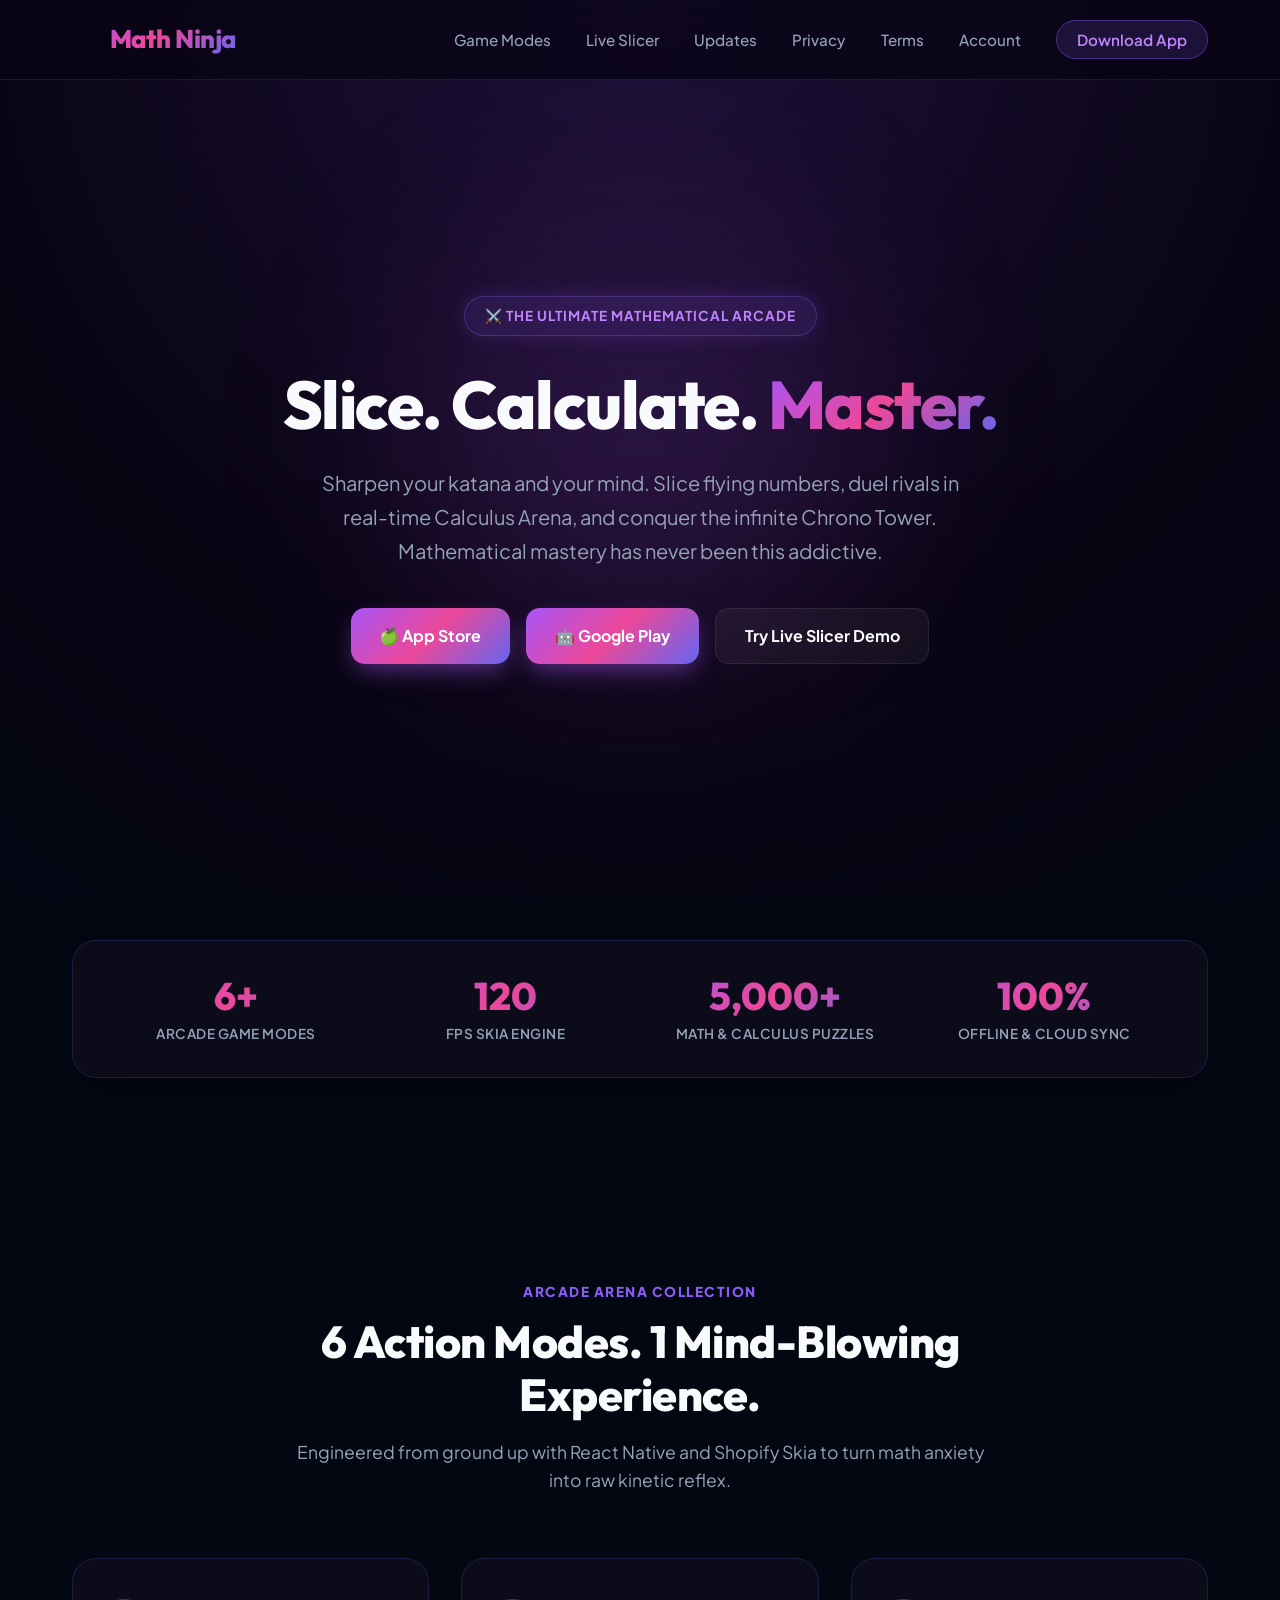
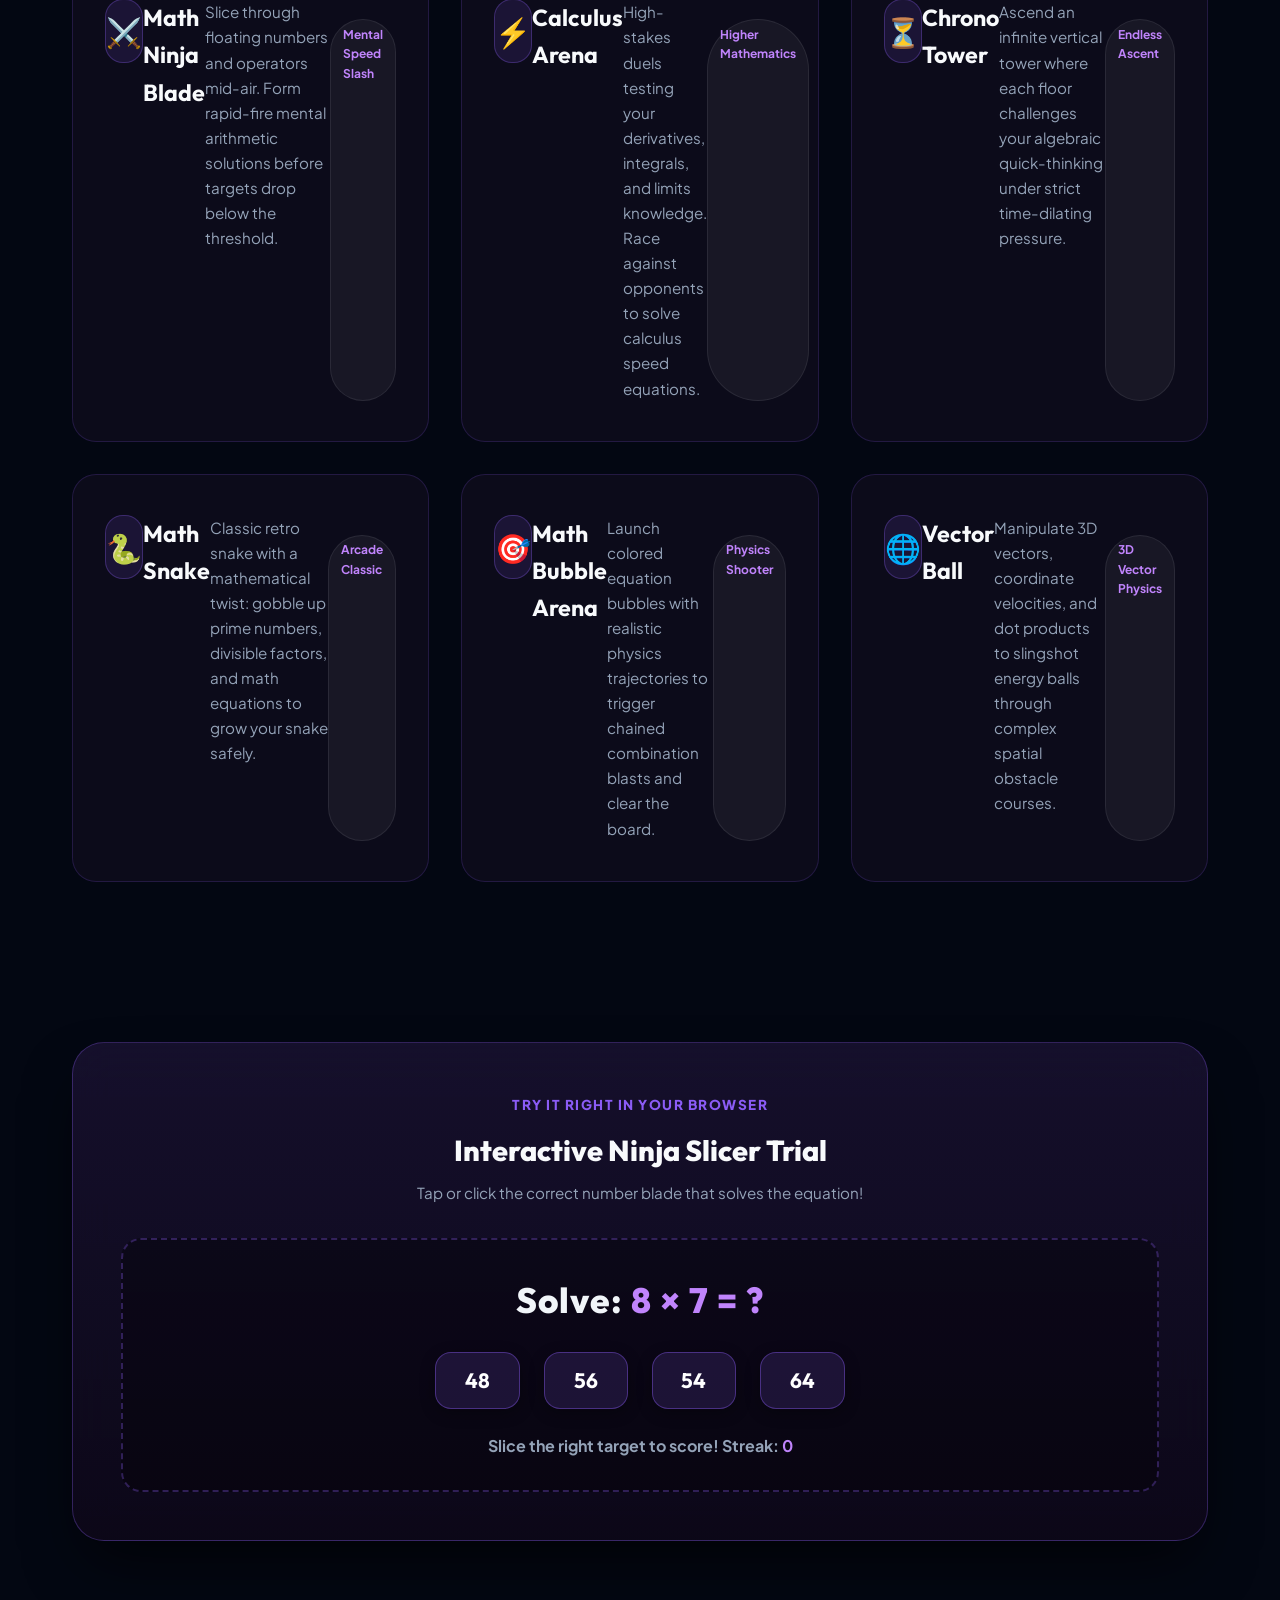
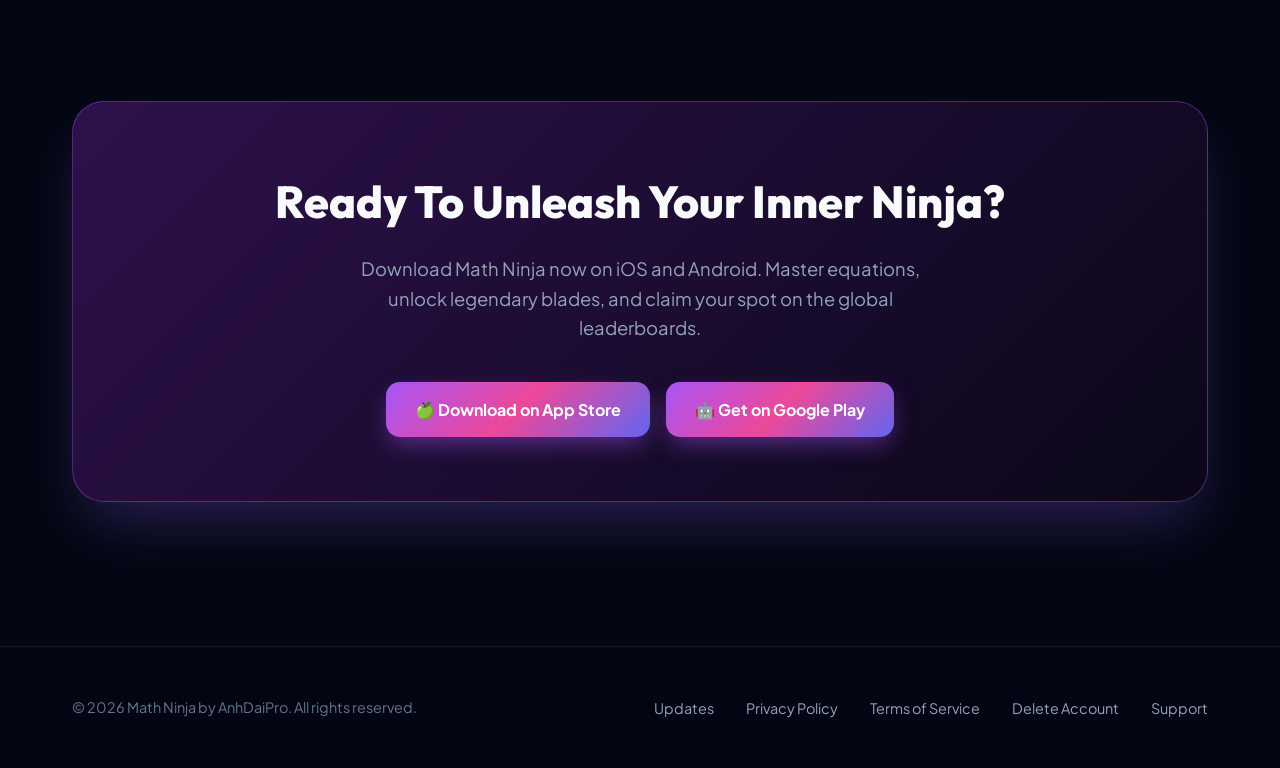
<file: index.html>
<!DOCTYPE html>
<html lang="en">

<head>
    <meta charset="UTF-8">
    <meta name="viewport" content="width=device-width, initial-scale=1.0">
    <title>Math Ninja - Master Mathematics Through Action-Packed Gaming</title>
    <meta name="description"
        content="Slice through equations, duel in high-speed Calculus Arena, and climb Chrono Tower. Math Ninja combines arcade physics with mental arithmetic & calculus mastery.">
    <link rel="stylesheet" href="css/style.css">
    <link rel="preconnect" href="https://fonts.googleapis.com">
    <link rel="preconnect" href="https://fonts.gstatic.com" crossorigin>
    <link
        href="https://fonts.googleapis.com/css2?family=Outfit:wght@400;500;600;700;800;900&family=Plus+Jakarta+Sans:wght@400;500;600;700&display=swap"
        rel="stylesheet">
</head>

<body>
    <!-- Header -->
    <header>
        <div class="container">
            <a href="index.html" class="logo">
                <span class="logo-badge">⚔️</span>
                <span>Math Ninja</span>
            </a>
            <nav>
                <ul>
                    <li><a href="#features">Game Modes</a></li>
                    <li><a href="#interactive-demo">Live Slicer</a></li>
                    <li><a href="changelog.html">Updates</a></li>
                    <li><a href="privacy.html">Privacy</a></li>
                    <li><a href="terms.html">Terms</a></li>
                    <li><a href="delete-account.html">Account</a></li>
                    <li><a href="#download" class="nav-cta">Download App</a></li>
                </ul>
            </nav>
        </div>
    </header>

    <!-- Hero Section -->
    <section class="hero">
        <div class="container">
            <div class="hero-content">
                <div class="badge">⚔️ The Ultimate Mathematical Arcade</div>
                <h1>Slice. Calculate. <span>Master.</span></h1>
                <p>Sharpen your katana and your mind. Slice flying numbers, duel rivals in real-time Calculus Arena, and conquer the infinite Chrono Tower. Mathematical mastery has never been this addictive.</p>
                <div class="hero-btns" id="download">
                    <a href="https://apps.apple.com/app/id6773238485" class="btn btn-primary" target="_blank" rel="noopener noreferrer">🍏 App Store</a>
                    <a href="https://play.google.com/store/apps/details?id=com.anhdaipro.mathninja" class="btn btn-primary" target="_blank" rel="noopener noreferrer">🤖 Google Play</a>
                    <a href="#interactive-demo" class="btn btn-secondary">Try Live Slicer Demo</a>
                </div>
            </div>
        </div>
        <div class="hero-bg"></div>
    </section>

    <!-- Stats Banner -->
    <section class="stats-banner">
        <div class="container">
            <div class="stats-grid">
                <div class="stat-item">
                    <div class="stat-number">6+</div>
                    <div class="stat-label">Arcade Game Modes</div>
                </div>
                <div class="stat-item">
                    <div class="stat-number">120</div>
                    <div class="stat-label">FPS Skia Engine</div>
                </div>
                <div class="stat-item">
                    <div class="stat-number">5,000+</div>
                    <div class="stat-label">Math & Calculus Puzzles</div>
                </div>
                <div class="stat-item">
                    <div class="stat-number">100%</div>
                    <div class="stat-label">Offline & Cloud Sync</div>
                </div>
            </div>
        </div>
    </section>

    <!-- Game Modes Section -->
    <section id="features" class="features">
        <div class="container">
            <div class="section-title">
                <span class="section-tag">Arcade Arena Collection</span>
                <h2>6 Action Modes. 1 Mind-Blowing Experience.</h2>
                <p>Engineered from ground up with React Native and Shopify Skia to turn math anxiety into raw kinetic reflex.</p>
            </div>

            <div class="features-grid">
                <!-- Mode 1 -->
                <div class="feature-card">
                    <div class="feature-icon-wrapper">⚔️</div>
                    <h3>Math Ninja Blade</h3>
                    <p>Slice through floating numbers and operators mid-air. Form rapid-fire mental arithmetic solutions before targets drop below the threshold.</p>
                    <span class="feature-tag">Mental Speed Slash</span>
                </div>

                <!-- Mode 2 -->
                <div class="feature-card">
                    <div class="feature-icon-wrapper">⚡</div>
                    <h3>Calculus Arena</h3>
                    <p>High-stakes duels testing your derivatives, integrals, and limits knowledge. Race against opponents to solve calculus speed equations.</p>
                    <span class="feature-tag">Higher Mathematics</span>
                </div>

                <!-- Mode 3 -->
                <div class="feature-card">
                    <div class="feature-icon-wrapper">⏳</div>
                    <h3>Chrono Tower</h3>
                    <p>Ascend an infinite vertical tower where each floor challenges your algebraic quick-thinking under strict time-dilating pressure.</p>
                    <span class="feature-tag">Endless Ascent</span>
                </div>

                <!-- Mode 4 -->
                <div class="feature-card">
                    <div class="feature-icon-wrapper">🐍</div>
                    <h3>Math Snake</h3>
                    <p>Classic retro snake with a mathematical twist: gobble up prime numbers, divisible factors, and math equations to grow your snake safely.</p>
                    <span class="feature-tag">Arcade Classic</span>
                </div>

                <!-- Mode 5 -->
                <div class="feature-card">
                    <div class="feature-icon-wrapper">🎯</div>
                    <h3>Math Bubble Arena</h3>
                    <p>Launch colored equation bubbles with realistic physics trajectories to trigger chained combination blasts and clear the board.</p>
                    <span class="feature-tag">Physics Shooter</span>
                </div>

                <!-- Mode 6 -->
                <div class="feature-card">
                    <div class="feature-icon-wrapper">🌐</div>
                    <h3>Vector Ball</h3>
                    <p>Manipulate 3D vectors, coordinate velocities, and dot products to slingshot energy balls through complex spatial obstacle courses.</p>
                    <span class="feature-tag">3D Vector Physics</span>
                </div>
            </div>
        </div>
    </section>

    <!-- Interactive Live Math Slicer Mini-Demo -->
    <section id="interactive-demo" class="interactive-demo">
        <div class="container">
            <div class="demo-box">
                <div class="demo-header">
                    <span class="section-tag">Try It Right In Your Browser</span>
                    <h3>Interactive Ninja Slicer Trial</h3>
                    <p style="color: var(--text-secondary); font-size: 0.95rem;">Tap or click the correct number blade that solves the equation!</p>
                </div>

                <div class="demo-arena" id="arena">
                    <div class="target-equation" id="target-equation">
                        Solve: <span id="math-problem">8 &times; 7 = ?</span>
                    </div>

                    <div class="blade-targets" id="blade-targets">
                        <!-- Options generated by JS -->
                    </div>

                    <div class="demo-status" id="demo-status">
                        Slice the right target to score! Streak: <strong id="streak-count" style="color: #c084fc;">0</strong>
                    </div>
                </div>
            </div>
        </div>
    </section>

    <!-- CTA Section -->
    <section class="cta-banner">
        <div class="container">
            <div class="cta-card">
                <h2>Ready To Unleash Your Inner Ninja?</h2>
                <p>Download Math Ninja now on iOS and Android. Master equations, unlock legendary blades, and claim your spot on the global leaderboards.</p>
                <div class="hero-btns">
                    <a href="https://apps.apple.com/app/id6773238485" class="btn btn-primary" target="_blank" rel="noopener noreferrer">🍏 Download on App Store</a>
                    <a href="https://play.google.com/store/apps/details?id=com.anhdaipro.mathninja" class="btn btn-primary" target="_blank" rel="noopener noreferrer">🤖 Get on Google Play</a>
                </div>
            </div>
        </div>
    </section>

    <!-- Footer -->
    <footer>
        <div class="container">
            <p>&copy; 2026 Math Ninja by AnhDaiPro. All rights reserved.</p>
            <ul>
                <li><a href="changelog.html">Updates</a></li>
                <li><a href="privacy.html">Privacy Policy</a></li>
                <li><a href="terms.html">Terms of Service</a></li>
                <li><a href="delete-account.html">Delete Account</a></li>
                <li><a href="mailto:daip6690@gmail.com">Support</a></li>
            </ul>
        </div>
    </footer>

    <!-- Interactive Demo Script -->
    <script>
        const puzzles = [
            { question: "8 × 7 = ?", answer: 56, choices: [48, 56, 54, 64] },
            { question: "d/dx (x³) = ?", answer: "3x²", choices: ["x²", "3x²", "3x", "2x³"] },
            { question: "144 ÷ 12 = ?", answer: 12, choices: [11, 12, 14, 16] },
            { question: "∫ 2x dx = ?", answer: "x² + C", choices: ["2x² + C", "x² + C", "x + C", "2 + C"] },
            { question: "9 × 9 - 1 = ?", answer: 80, choices: [79, 80, 81, 82] }
        ];

        let currentIndex = 0;
        let streak = 0;

        function loadPuzzle() {
            const current = puzzles[currentIndex];
            document.getElementById('math-problem').textContent = current.question;
            const container = document.getElementById('blade-targets');
            container.innerHTML = '';

            current.choices.forEach(choice => {
                const btn = document.createElement('button');
                btn.className = 'blade-item';
                btn.textContent = choice;
                btn.onclick = () => handleChoice(choice, btn);
                container.appendChild(btn);
            });
        }

        function handleChoice(choice, btn) {
            const current = puzzles[currentIndex];
            if (choice === current.answer) {
                btn.classList.add('correct', 'sliced');
                streak++;
                document.getElementById('streak-count').textContent = streak;
                document.getElementById('demo-status').innerHTML = '⚔️ <strong style="color: #34d399;">PERFECT SLASH!</strong> Streak: ' + streak;
                setTimeout(() => {
                    currentIndex = (currentIndex + 1) % puzzles.length;
                    loadPuzzle();
                }, 800);
            } else {
                btn.classList.add('wrong');
                streak = 0;
                document.getElementById('streak-count').textContent = streak;
                document.getElementById('demo-status').innerHTML = '❌ <span style="color: #f87171;">Blocked! Try again!</span>';
                setTimeout(() => {
                    btn.classList.remove('wrong');
                }, 600);
            }
        }

        loadPuzzle();
    </script>
</body>

</html>
</file>
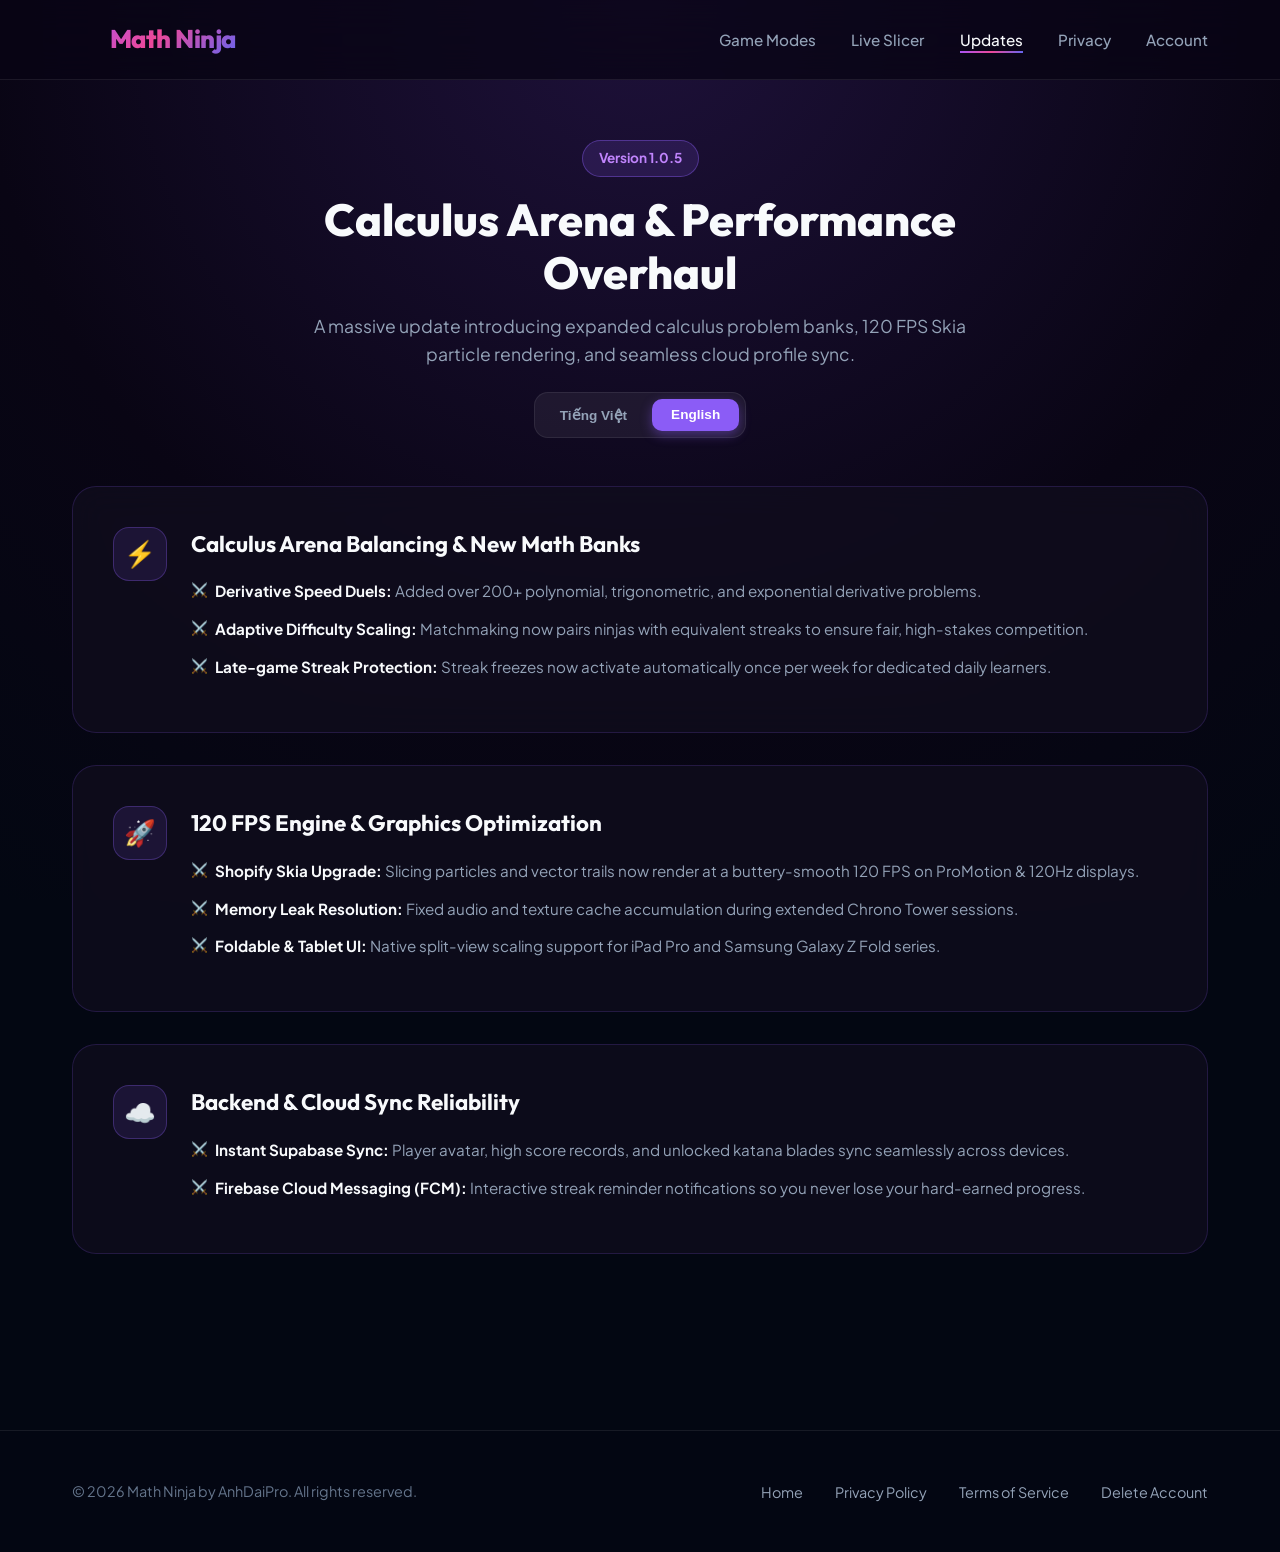
<file: changelog.html>
<!DOCTYPE html>
<html lang="en">

<head>
    <meta charset="UTF-8">
    <meta name="viewport" content="width=device-width, initial-scale=1.0">
    <title>Math Ninja - Update v1.0.5 Release Notes</title>
    <meta name="description"
        content="Discover the latest updates, Calculus Arena balancing, 120 FPS Skia engine optimizations, and bug fixes in Math Ninja v1.0.5.">
    <link rel="stylesheet" href="css/style.css">
    <link rel="stylesheet" href="css/changelog.css">
    <link rel="preconnect" href="https://fonts.googleapis.com">
    <link rel="preconnect" href="https://fonts.gstatic.com" crossorigin>
    <link
        href="https://fonts.googleapis.com/css2?family=Outfit:wght@400;500;600;700;800&family=Plus+Jakarta+Sans:wght@400;500;600;700&display=swap"
        rel="stylesheet">
</head>

<body class="changelog-page">
    <header>
        <div class="container">
            <a href="index.html" class="logo">
                <span class="logo-badge">⚔️</span>
                <span>Math Ninja</span>
            </a>
            <nav>
                <ul>
                    <li><a href="index.html#features">Game Modes</a></li>
                    <li><a href="index.html#interactive-demo">Live Slicer</a></li>
                    <li><a href="changelog.html" class="active">Updates</a></li>
                    <li><a href="privacy.html">Privacy</a></li>
                    <li><a href="delete-account.html">Account</a></li>
                </ul>
            </nav>
        </div>
    </header>

    <main class="changelog-wrapper">
        <div class="container">

            <div class="changelog-header">
                <span class="version-badge">Version 1.0.5</span>
                <h1>Calculus Arena & Performance Overhaul</h1>
                <p>A massive update introducing expanded calculus problem banks, 120 FPS Skia particle rendering, and seamless cloud profile sync.</p>
                <div class="lang-toggle">
                    <button class="lang-btn" id="btn-vi" onclick="switchLang('vi')">Tiếng Việt</button>
                    <button class="lang-btn active" id="btn-en" onclick="switchLang('en')">English</button>
                </div>
            </div>

            <!-- ENGLISH CHANGELOG -->
            <div class="changelog-content" id="content-en">
                <div class="changelog-card">
                    <div class="card-icon">⚡</div>
                    <div class="card-text">
                        <h3>Calculus Arena Balancing & New Math Banks</h3>
                        <ul class="fancy-list">
                            <li><strong>Derivative Speed Duels:</strong> Added over 200+ polynomial, trigonometric, and exponential derivative problems.</li>
                            <li><strong>Adaptive Difficulty Scaling:</strong> Matchmaking now pairs ninjas with equivalent streaks to ensure fair, high-stakes competition.</li>
                            <li><strong>Late-game Streak Protection:</strong> Streak freezes now activate automatically once per week for dedicated daily learners.</li>
                        </ul>
                    </div>
                </div>

                <div class="changelog-card">
                    <div class="card-icon">🚀</div>
                    <div class="card-text">
                        <h3>120 FPS Engine & Graphics Optimization</h3>
                        <ul class="fancy-list">
                            <li><strong>Shopify Skia Upgrade:</strong> Slicing particles and vector trails now render at a buttery-smooth 120 FPS on ProMotion & 120Hz displays.</li>
                            <li><strong>Memory Leak Resolution:</strong> Fixed audio and texture cache accumulation during extended Chrono Tower sessions.</li>
                            <li><strong>Foldable & Tablet UI:</strong> Native split-view scaling support for iPad Pro and Samsung Galaxy Z Fold series.</li>
                        </ul>
                    </div>
                </div>

                <div class="changelog-card">
                    <div class="card-icon">☁️</div>
                    <div class="card-text">
                        <h3>Backend & Cloud Sync Reliability</h3>
                        <ul class="fancy-list">
                            <li><strong>Instant Supabase Sync:</strong> Player avatar, high score records, and unlocked katana blades sync seamlessly across devices.</li>
                            <li><strong>Firebase Cloud Messaging (FCM):</strong> Interactive streak reminder notifications so you never lose your hard-earned progress.</li>
                        </ul>
                    </div>
                </div>
            </div>

            <!-- VIETNAMESE CHANGELOG -->
            <div class="changelog-content" id="content-vi" style="display: none;">
                <div class="changelog-card">
                    <div class="card-icon">⚡</div>
                    <div class="card-text">
                        <h3>Đấu Trường Đạo Hàm (Calculus Arena) & Ngân Hàng Câu Hỏi Mới</h3>
                        <ul class="fancy-list">
                            <li><strong>Đấu Tốc Độ Đạo Hàm:</strong> Bổ sung hơn 200+ bài toán vi phân đa thức, lượng giác và hàm số mũ.</li>
                            <li><strong>Cân Bằng Ghép Trận:</strong> Hệ thống tự động ghép đấu người chơi cùng cấp độ chuỗi streak để đảm bảo tính công bằng và kịch tính.</li>
                            <li><strong>Bảo Vệ Chuỗi Streak:</strong> Vật phẩm đóng băng streak tự động kích hoạt 1 lần mỗi tuần cho người chơi chăm chỉ.</li>
                        </ul>
                    </div>
                </div>

                <div class="changelog-card">
                    <div class="card-icon">🚀</div>
                    <div class="card-text">
                        <h3>Tối Ưu Hiệu Năng 120 FPS & Đồ Họa Skia</h3>
                        <ul class="fancy-list">
                            <li><strong>Nâng Cấp Shopify Skia:</strong> Hiệu ứng vệt chém Katana và tia lửa hạt giờ đây mượt mà 120 FPS trên màn hình ProMotion và 120Hz.</li>
                            <li><strong>Khắc Phục Rò Rỉ Bộ Nhớ:</strong> Tối ưu hóa bộ nhớ đệm âm thanh và texture khi leo tháp Chrono Tower trong thời gian dài.</li>
                            <li><strong>Hỗ Trợ Màn Hình Gập & Máy Tính Bảng:</strong> Tự động căn chỉnh tỉ lệ chuẩn trên iPad Pro và dòng máy Galaxy Z Fold.</li>
                        </ul>
                    </div>
                </div>

                <div class="changelog-card">
                    <div class="card-icon">☁️</div>
                    <div class="card-text">
                        <h3>Đồng Bộ Đám Mây & Máy Chủ Ổn Định</h3>
                        <ul class="fancy-list">
                            <li><strong>Đồng Bộ Supabase Tức Thì:</strong> Avatar ninja, điểm số kỷ lục và các thanh kiếm đã mở khóa được đồng bộ xuyên suốt các thiết bị.</li>
                            <li><strong>Thông Báo Đẩy Firebase (FCM):</strong> Nhắc nhở cứu chuỗi streak thông minh để bạn không bao giờ bị gián đoạn thành tích.</li>
                        </ul>
                    </div>
                </div>
            </div>

        </div>
    </main>

    <footer>
        <div class="container">
            <p>&copy; 2026 Math Ninja by AnhDaiPro. All rights reserved.</p>
            <ul>
                <li><a href="index.html">Home</a></li>
                <li><a href="privacy.html">Privacy Policy</a></li>
                <li><a href="terms.html">Terms of Service</a></li>
                <li><a href="delete-account.html">Delete Account</a></li>
            </ul>
        </div>
    </footer>

    <script>
        function switchLang(lang) {
            const enContent = document.getElementById('content-en');
            const viContent = document.getElementById('content-vi');
            const btnEn = document.getElementById('btn-en');
            const btnVi = document.getElementById('btn-vi');

            if (lang === 'vi') {
                enContent.style.display = 'none';
                viContent.style.display = 'block';
                btnVi.classList.add('active');
                btnEn.classList.remove('active');
            } else {
                enContent.style.display = 'block';
                viContent.style.display = 'none';
                btnEn.classList.add('active');
                btnVi.classList.remove('active');
            }
        }
    </script>
</body>

</html>
</file>
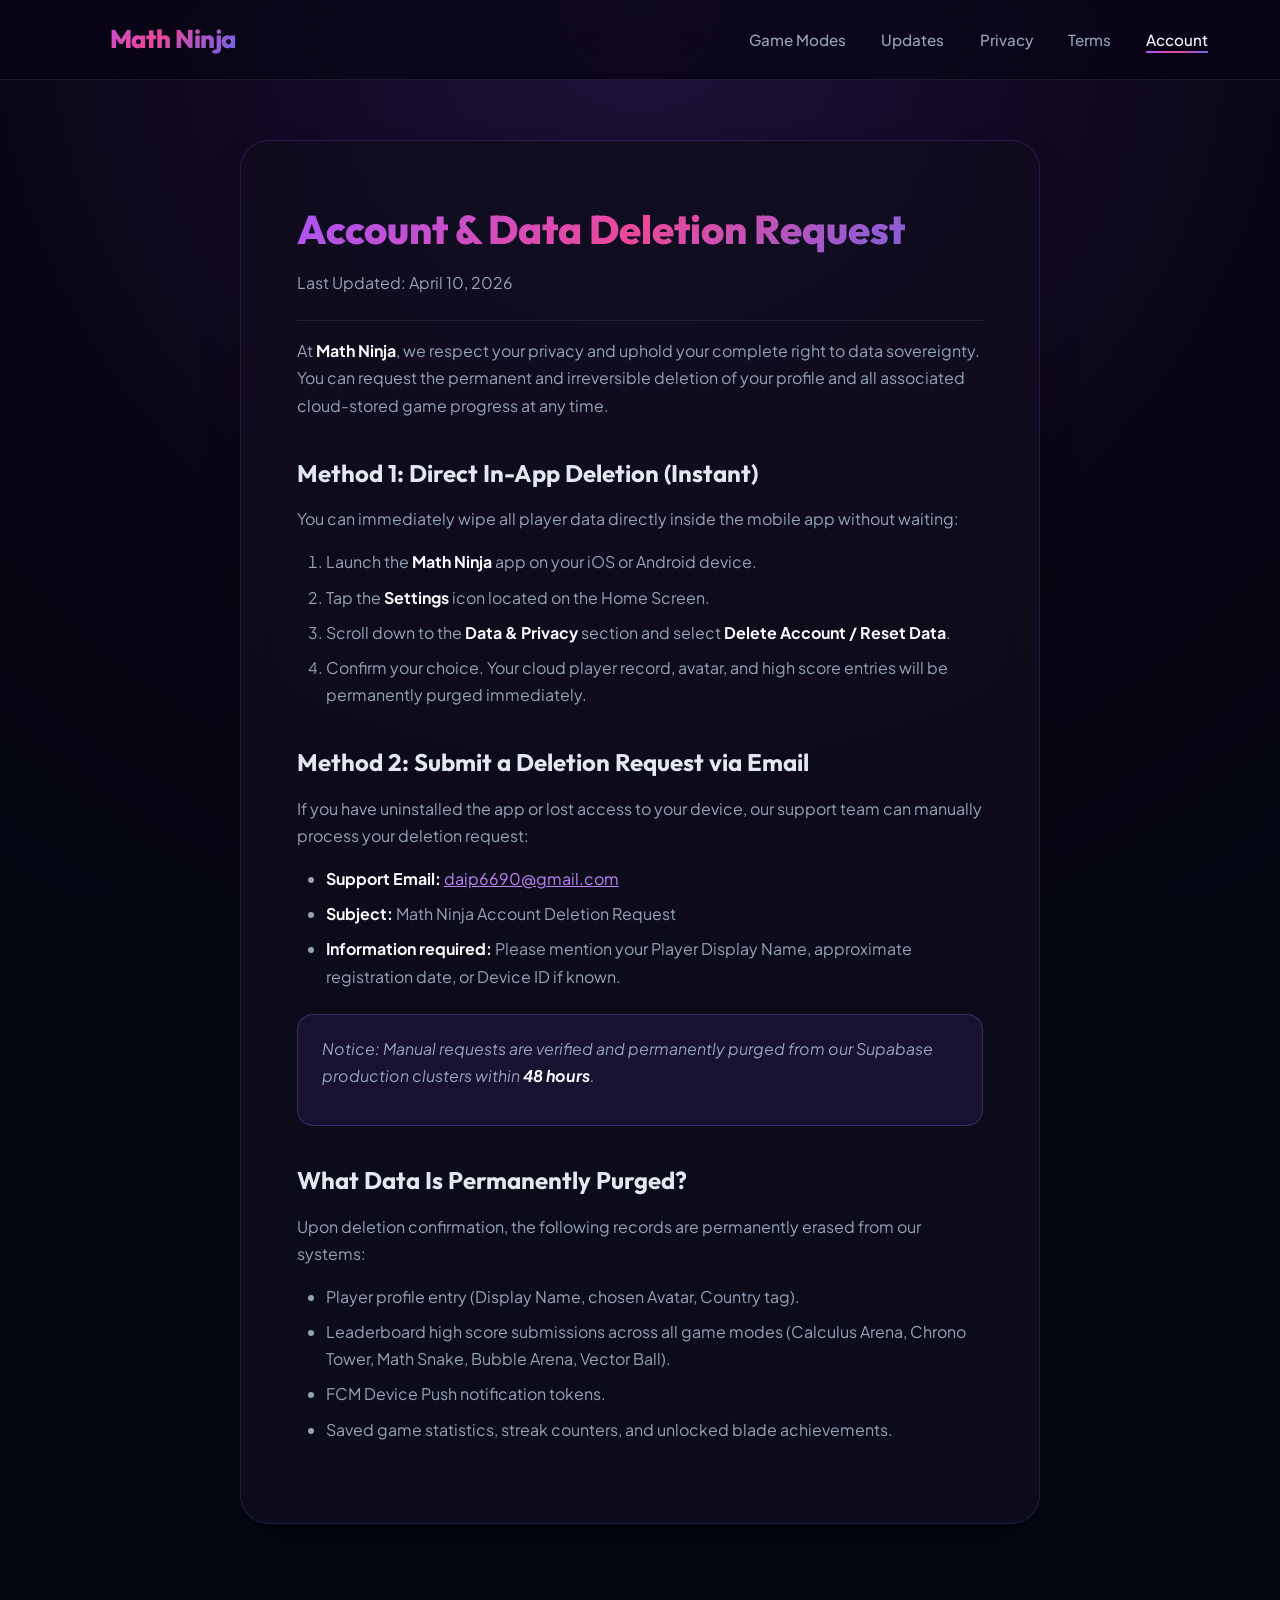
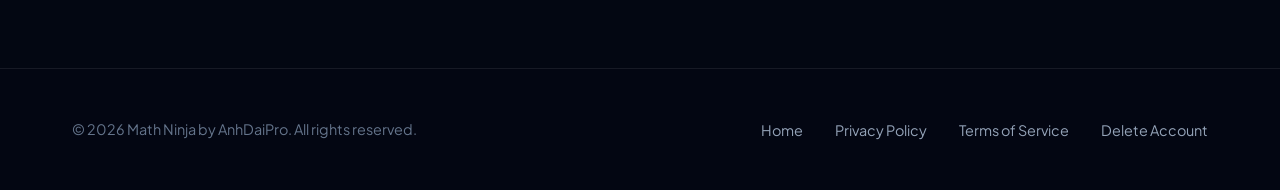
<file: delete-account.html>
<!DOCTYPE html>
<html lang="en">

<head>
    <meta charset="UTF-8">
    <meta name="viewport" content="width=device-width, initial-scale=1.0">
    <title>Account & Data Deletion - Math Ninja</title>
    <meta name="description" content="Request account and cloud data deletion for Math Ninja players.">
    <link rel="stylesheet" href="css/style.css">
    <link rel="preconnect" href="https://fonts.googleapis.com">
    <link rel="preconnect" href="https://fonts.gstatic.com" crossorigin>
    <link
        href="https://fonts.googleapis.com/css2?family=Outfit:wght@400;500;600;700;800&family=Plus+Jakarta+Sans:wght@400;500;600;700&display=swap"
        rel="stylesheet">
</head>

<body>
    <header>
        <div class="container">
            <a href="index.html" class="logo">
                <span class="logo-badge">⚔️</span>
                <span>Math Ninja</span>
            </a>
            <nav>
                <ul>
                    <li><a href="index.html#features">Game Modes</a></li>
                    <li><a href="changelog.html">Updates</a></li>
                    <li><a href="privacy.html">Privacy</a></li>
                    <li><a href="terms.html">Terms</a></li>
                    <li><a href="delete-account.html" class="active">Account</a></li>
                </ul>
            </nav>
        </div>
    </header>

    <main class="legal-wrapper">
        <div class="container">
            <div class="legal-content">
                <h1>Account & Data Deletion Request</h1>
                <p class="legal-date">Last Updated: April 10, 2026</p>

                <p>At <strong>Math Ninja</strong>, we respect your privacy and uphold your complete right to data sovereignty. You can request the permanent and irreversible deletion of your profile and all associated cloud-stored game progress at any time.</p>

                <h2>Method 1: Direct In-App Deletion (Instant)</h2>
                <p>You can immediately wipe all player data directly inside the mobile app without waiting:</p>
                <ol>
                    <li>Launch the <strong>Math Ninja</strong> app on your iOS or Android device.</li>
                    <li>Tap the <strong>Settings</strong> icon located on the Home Screen.</li>
                    <li>Scroll down to the <strong>Data & Privacy</strong> section and select <strong>Delete Account / Reset Data</strong>.</li>
                    <li>Confirm your choice. Your cloud player record, avatar, and high score entries will be permanently purged immediately.</li>
                </ol>

                <h2>Method 2: Submit a Deletion Request via Email</h2>
                <p>If you have uninstalled the app or lost access to your device, our support team can manually process your deletion request:</p>
                <ul>
                    <li><strong>Support Email:</strong> <a href="mailto:daip6690@gmail.com?subject=Math%20Ninja%20Account%20Deletion%20Request">daip6690@gmail.com</a></li>
                    <li><strong>Subject:</strong> Math Ninja Account Deletion Request</li>
                    <li><strong>Information required:</strong> Please mention your Player Display Name, approximate registration date, or Device ID if known.</li>
                </ul>
                <div class="alert-box">
                    <p><em>Notice: Manual requests are verified and permanently purged from our Supabase production clusters within <strong>48 hours</strong>.</em></p>
                </div>

                <h2>What Data Is Permanently Purged?</h2>
                <p>Upon deletion confirmation, the following records are permanently erased from our systems:</p>
                <ul>
                    <li>Player profile entry (Display Name, chosen Avatar, Country tag).</li>
                    <li>Leaderboard high score submissions across all game modes (Calculus Arena, Chrono Tower, Math Snake, Bubble Arena, Vector Ball).</li>
                    <li>FCM Device Push notification tokens.</li>
                    <li>Saved game statistics, streak counters, and unlocked blade achievements.</li>
                </ul>
            </div>
        </div>
    </main>

    <footer>
        <div class="container">
            <p>&copy; 2026 Math Ninja by AnhDaiPro. All rights reserved.</p>
            <ul>
                <li><a href="index.html">Home</a></li>
                <li><a href="privacy.html">Privacy Policy</a></li>
                <li><a href="terms.html">Terms of Service</a></li>
                <li><a href="delete-account.html">Delete Account</a></li>
            </ul>
        </div>
    </footer>
</body>

</html>
</file>
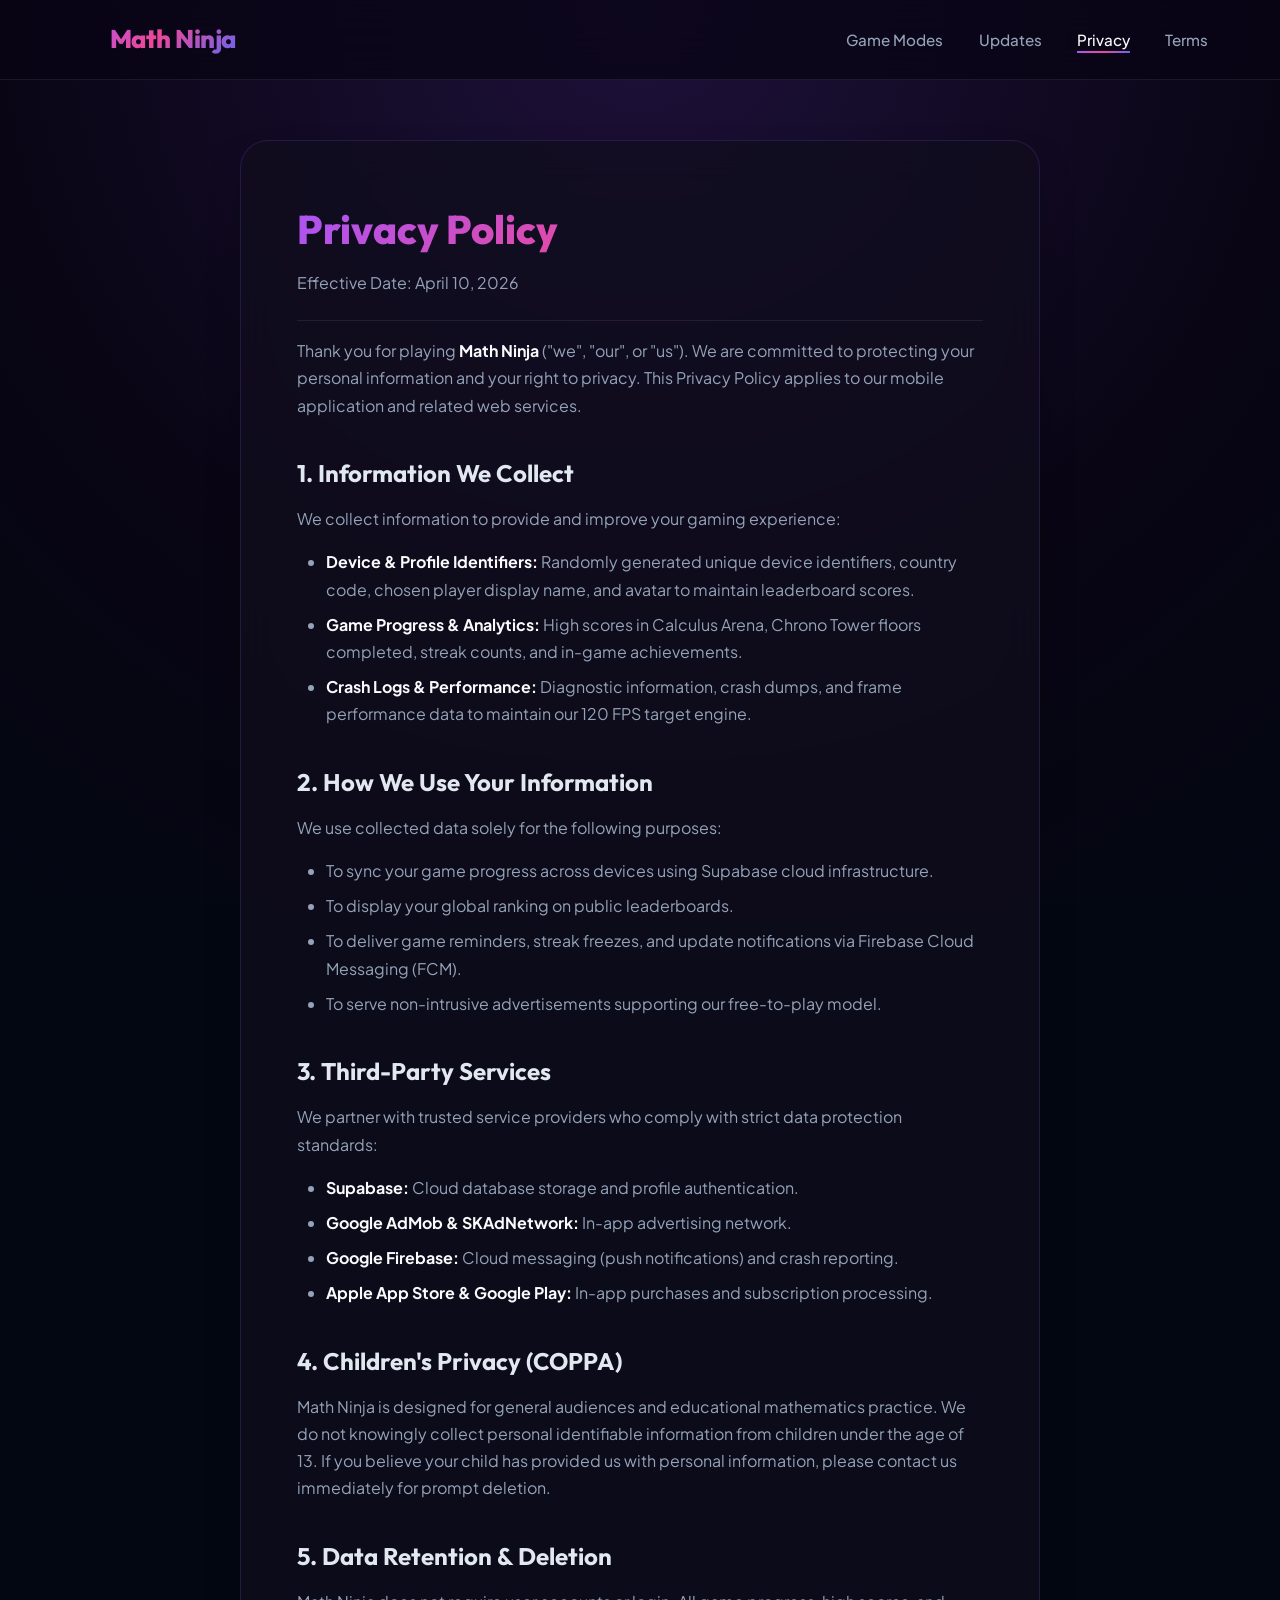
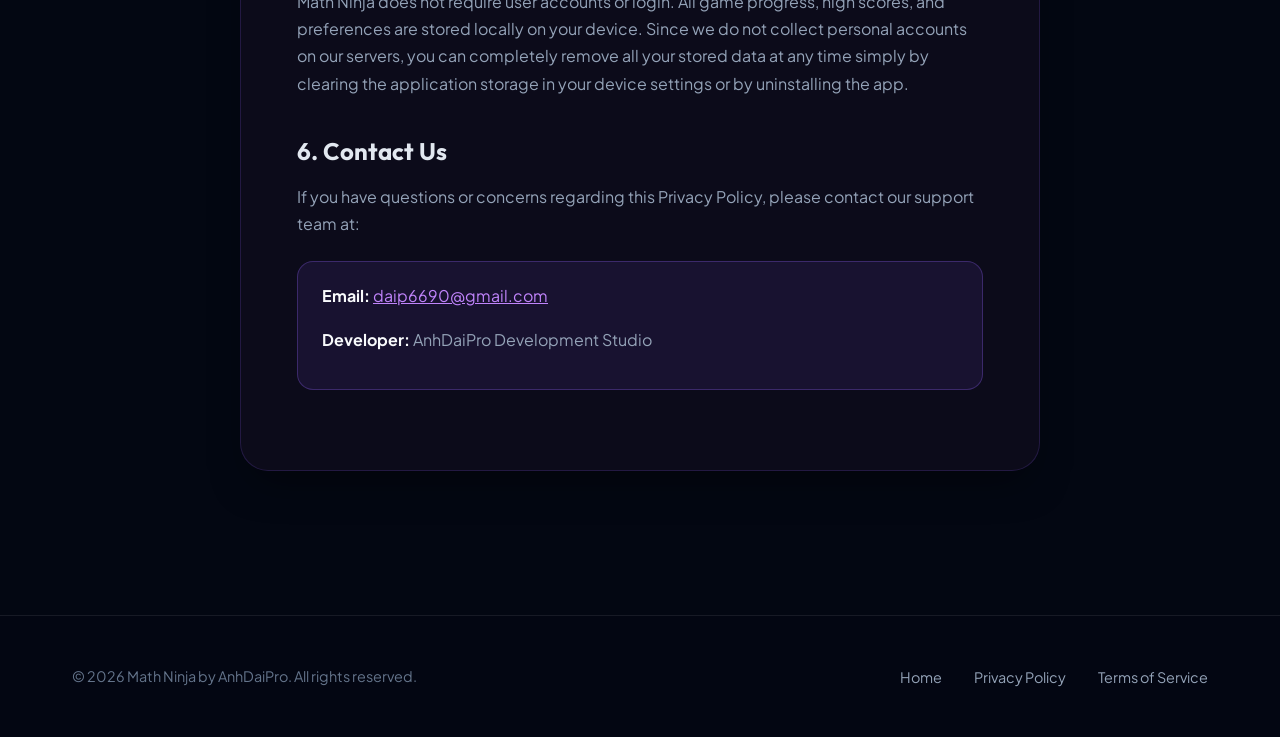
<file: privacy.html>
<!DOCTYPE html>
<html lang="en">

<head>
    <meta charset="UTF-8">
    <meta name="viewport" content="width=device-width, initial-scale=1.0">
    <title>Privacy Policy - Math Ninja</title>
    <meta name="description" content="Privacy Policy for Math Ninja mobile and web applications.">
    <link rel="stylesheet" href="css/style.css">
    <link rel="preconnect" href="https://fonts.googleapis.com">
    <link rel="preconnect" href="https://fonts.gstatic.com" crossorigin>
    <link
        href="https://fonts.googleapis.com/css2?family=Outfit:wght@400;500;600;700;800&family=Plus+Jakarta+Sans:wght@400;500;600;700&display=swap"
        rel="stylesheet">
</head>

<body>
    <header>
        <div class="container">
            <a href="index.html" class="logo">
                <span class="logo-badge">⚔️</span>
                <span>Math Ninja</span>
            </a>
            <nav>
                <ul>
                    <li><a href="index.html#features">Game Modes</a></li>
                    <li><a href="changelog.html">Updates</a></li>
                    <li><a href="privacy.html" class="active">Privacy</a></li>
                    <li><a href="terms.html">Terms</a></li>
                </ul>
            </nav>
        </div>
    </header>

    <main class="legal-wrapper">
        <div class="container">
            <div class="legal-content">
                <h1>Privacy Policy</h1>
                <p class="legal-date">Effective Date: April 10, 2026</p>

                <p>Thank you for playing <strong>Math Ninja</strong> ("we", "our", or "us"). We are committed to
                    protecting your personal information and your right to privacy. This Privacy Policy applies to our
                    mobile application and related web services.</p>

                <h2>1. Information We Collect</h2>
                <p>We collect information to provide and improve your gaming experience:</p>
                <ul>
                    <li><strong>Device & Profile Identifiers:</strong> Randomly generated unique device identifiers,
                        country code, chosen player display name, and avatar to maintain leaderboard scores.</li>
                    <li><strong>Game Progress & Analytics:</strong> High scores in Calculus Arena, Chrono Tower floors
                        completed, streak counts, and in-game achievements.</li>
                    <li><strong>Crash Logs & Performance:</strong> Diagnostic information, crash dumps, and frame
                        performance data to maintain our 120 FPS target engine.</li>
                </ul>

                <h2>2. How We Use Your Information</h2>
                <p>We use collected data solely for the following purposes:</p>
                <ul>
                    <li>To sync your game progress across devices using Supabase cloud infrastructure.</li>
                    <li>To display your global ranking on public leaderboards.</li>
                    <li>To deliver game reminders, streak freezes, and update notifications via Firebase Cloud Messaging
                        (FCM).</li>
                    <li>To serve non-intrusive advertisements supporting our free-to-play model.</li>
                </ul>

                <h2>3. Third-Party Services</h2>
                <p>We partner with trusted service providers who comply with strict data protection standards:</p>
                <ul>
                    <li><strong>Supabase:</strong> Cloud database storage and profile authentication.</li>
                    <li><strong>Google AdMob & SKAdNetwork:</strong> In-app advertising network.</li>
                    <li><strong>Google Firebase:</strong> Cloud messaging (push notifications) and crash reporting.</li>
                    <li><strong>Apple App Store & Google Play:</strong> In-app purchases and subscription processing.
                    </li>
                </ul>

                <h2>4. Children's Privacy (COPPA)</h2>
                <p>Math Ninja is designed for general audiences and educational mathematics practice. We do not
                    knowingly collect personal identifiable information from children under the age of 13. If you
                    believe your child has provided us with personal information, please contact us immediately for
                    prompt deletion.</p>

                <h2>5. Data Retention & Deletion</h2>
                <p>Math Ninja does not require user accounts or login. All game progress, high scores, and preferences
                    are stored locally on your device. Since we do not collect personal accounts on our servers, you can
                    completely remove all your stored data at any time simply by clearing the application storage in
                    your device settings or by uninstalling the app.</p>

                <h2>6. Contact Us</h2>
                <p>If you have questions or concerns regarding this Privacy Policy, please contact our support team at:
                </p>
                <div class="alert-box">
                    <p><strong>Email:</strong> <a href="mailto:daip6690@gmail.com">daip6690@gmail.com</a></p>
                    <p><strong>Developer:</strong> AnhDaiPro Development Studio</p>
                </div>
            </div>
        </div>
    </main>

    <footer>
        <div class="container">
            <p>&copy; 2026 Math Ninja by AnhDaiPro. All rights reserved.</p>
            <ul>
                <li><a href="index.html">Home</a></li>
                <li><a href="privacy.html">Privacy Policy</a></li>
                <li><a href="terms.html">Terms of Service</a></li>
            </ul>
        </div>
    </footer>
</body>

</html>
</file>
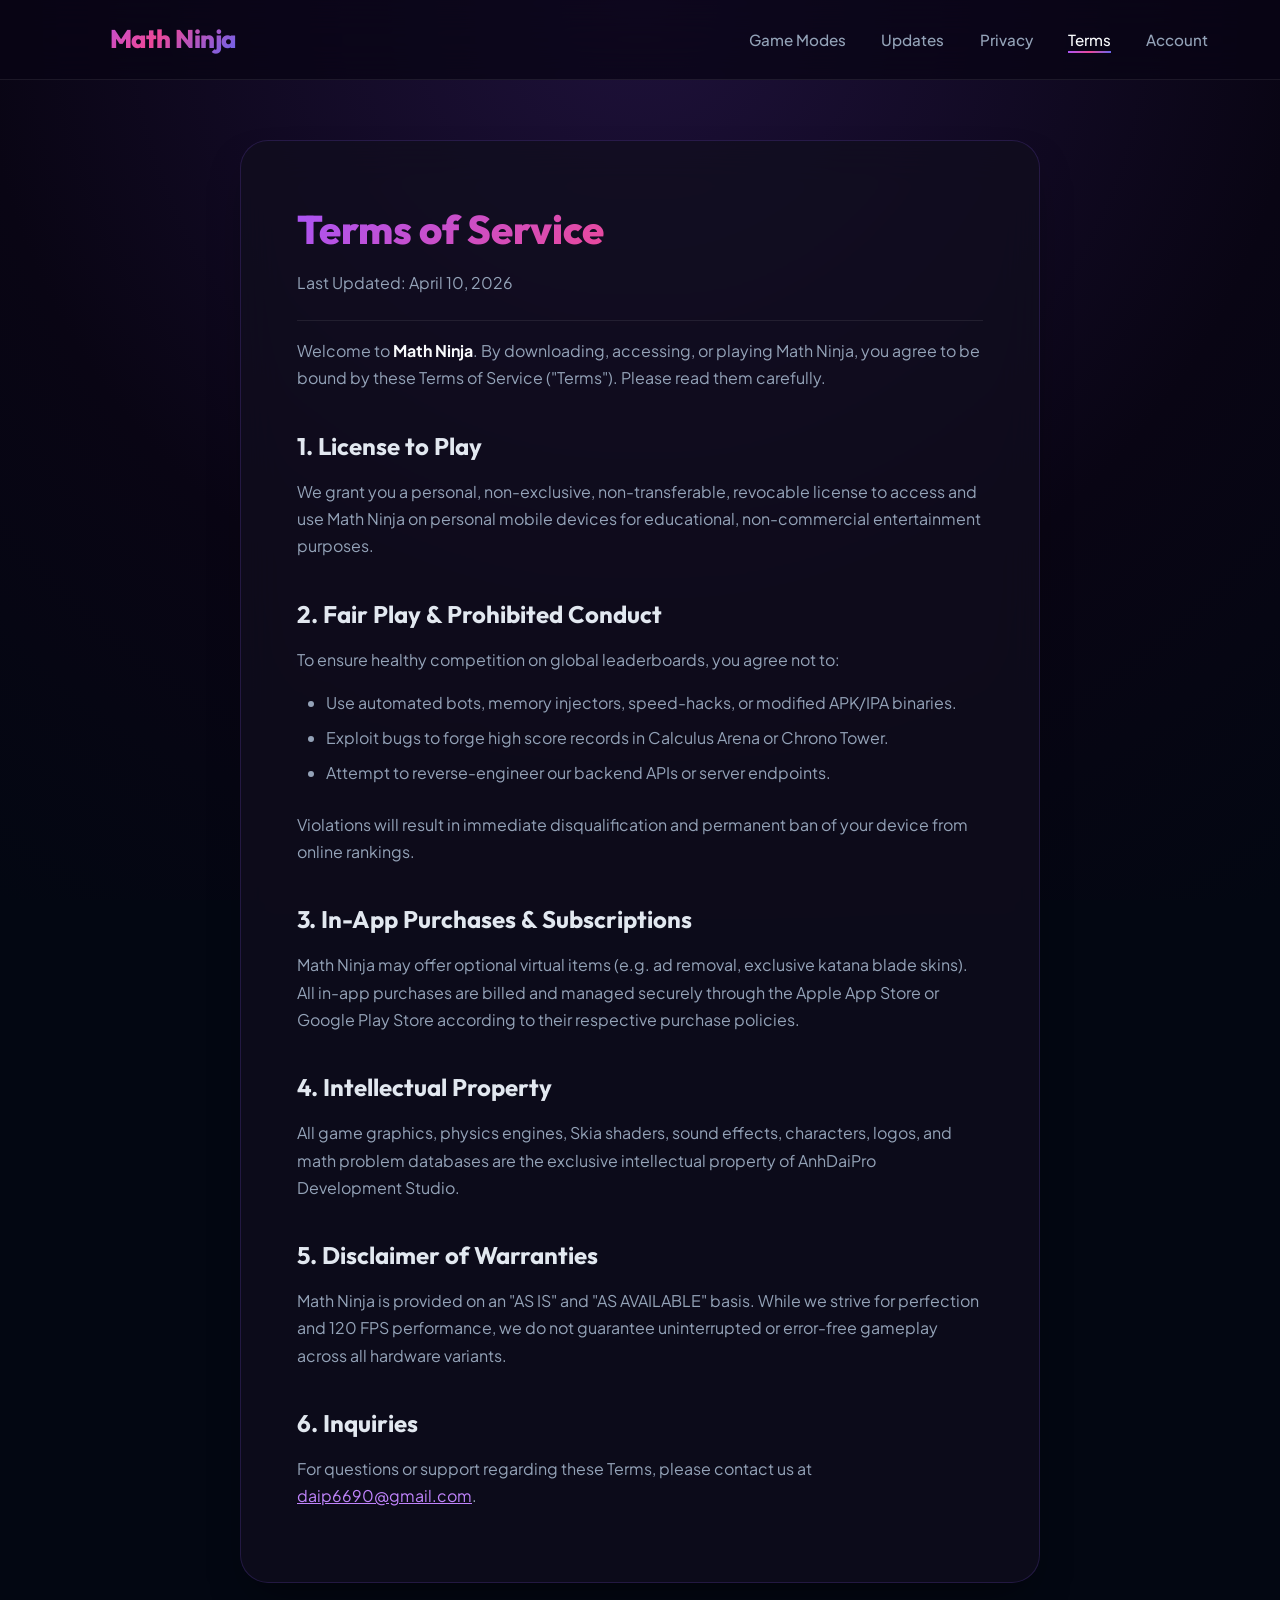
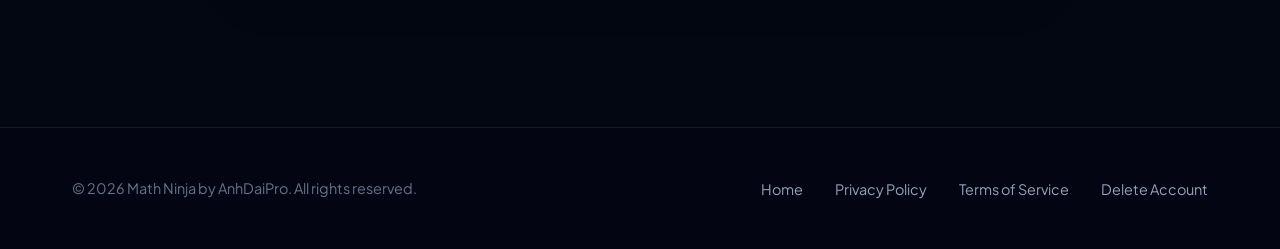
<file: terms.html>
<!DOCTYPE html>
<html lang="en">

<head>
    <meta charset="UTF-8">
    <meta name="viewport" content="width=device-width, initial-scale=1.0">
    <title>Terms of Service - Math Ninja</title>
    <meta name="description" content="Terms of Service for Math Ninja game application and web services.">
    <link rel="stylesheet" href="css/style.css">
    <link rel="preconnect" href="https://fonts.googleapis.com">
    <link rel="preconnect" href="https://fonts.gstatic.com" crossorigin>
    <link
        href="https://fonts.googleapis.com/css2?family=Outfit:wght@400;500;600;700;800&family=Plus+Jakarta+Sans:wght@400;500;600;700&display=swap"
        rel="stylesheet">
</head>

<body>
    <header>
        <div class="container">
            <a href="index.html" class="logo">
                <span class="logo-badge">⚔️</span>
                <span>Math Ninja</span>
            </a>
            <nav>
                <ul>
                    <li><a href="index.html#features">Game Modes</a></li>
                    <li><a href="changelog.html">Updates</a></li>
                    <li><a href="privacy.html">Privacy</a></li>
                    <li><a href="terms.html" class="active">Terms</a></li>
                    <li><a href="delete-account.html">Account</a></li>
                </ul>
            </nav>
        </div>
    </header>

    <main class="legal-wrapper">
        <div class="container">
            <div class="legal-content">
                <h1>Terms of Service</h1>
                <p class="legal-date">Last Updated: April 10, 2026</p>

                <p>Welcome to <strong>Math Ninja</strong>. By downloading, accessing, or playing Math Ninja, you agree to be bound by these Terms of Service ("Terms"). Please read them carefully.</p>

                <h2>1. License to Play</h2>
                <p>We grant you a personal, non-exclusive, non-transferable, revocable license to access and use Math Ninja on personal mobile devices for educational, non-commercial entertainment purposes.</p>

                <h2>2. Fair Play & Prohibited Conduct</h2>
                <p>To ensure healthy competition on global leaderboards, you agree not to:</p>
                <ul>
                    <li>Use automated bots, memory injectors, speed-hacks, or modified APK/IPA binaries.</li>
                    <li>Exploit bugs to forge high score records in Calculus Arena or Chrono Tower.</li>
                    <li>Attempt to reverse-engineer our backend APIs or server endpoints.</li>
                </ul>
                <p>Violations will result in immediate disqualification and permanent ban of your device from online rankings.</p>

                <h2>3. In-App Purchases & Subscriptions</h2>
                <p>Math Ninja may offer optional virtual items (e.g. ad removal, exclusive katana blade skins). All in-app purchases are billed and managed securely through the Apple App Store or Google Play Store according to their respective purchase policies.</p>

                <h2>4. Intellectual Property</h2>
                <p>All game graphics, physics engines, Skia shaders, sound effects, characters, logos, and math problem databases are the exclusive intellectual property of AnhDaiPro Development Studio.</p>

                <h2>5. Disclaimer of Warranties</h2>
                <p>Math Ninja is provided on an "AS IS" and "AS AVAILABLE" basis. While we strive for perfection and 120 FPS performance, we do not guarantee uninterrupted or error-free gameplay across all hardware variants.</p>

                <h2>6. Inquiries</h2>
                <p>For questions or support regarding these Terms, please contact us at <a href="mailto:daip6690@gmail.com">daip6690@gmail.com</a>.</p>
            </div>
        </div>
    </main>

    <footer>
        <div class="container">
            <p>&copy; 2026 Math Ninja by AnhDaiPro. All rights reserved.</p>
            <ul>
                <li><a href="index.html">Home</a></li>
                <li><a href="privacy.html">Privacy Policy</a></li>
                <li><a href="terms.html">Terms of Service</a></li>
                <li><a href="delete-account.html">Delete Account</a></li>
            </ul>
        </div>
    </footer>
</body>

</html>
</file>
<file: css/style.css>
:root {
    --bg-color: #030712;
    --bg-gradient: radial-gradient(circle at 50% 0%, #1e113a 0%, #090514 60%, #030712 100%);
    --card-bg: rgba(17, 14, 30, 0.75);
    --card-border: rgba(139, 92, 246, 0.18);
    --card-hover-border: rgba(168, 85, 247, 0.7);
    --border-color: rgba(255, 255, 255, 0.08);
    --text-primary: #f8fafc;
    --text-secondary: #94a3b8;
    --text-muted: #64748b;
    --accent-purple: #8b5cf6;
    --accent-fuchsia: #d946ef;
    --accent-cyan: #06b6d4;
    --accent-amber: #f59e0b;
    --accent-emerald: #10b981;
    --gradient-primary: linear-gradient(135deg, #a855f7 0%, #ec4899 50%, #6366f1 100%);
    --gradient-ninja: linear-gradient(135deg, #8b5cf6 0%, #d946ef 100%);
    --gradient-gold: linear-gradient(135deg, #f59e0b 0%, #ef4444 100%);
    --font-heading: 'Outfit', -apple-system, BlinkMacSystemFont, 'Segoe UI', Roboto, sans-serif;
    --font-body: 'Plus Jakarta Sans', -apple-system, BlinkMacSystemFont, 'Segoe UI', Roboto, sans-serif;
    --shadow-glow: 0 0 40px rgba(139, 92, 246, 0.25);
    --shadow-card: 0 20px 40px -15px rgba(0, 0, 0, 0.5);
}

* {
    margin: 0;
    padding: 0;
    box-sizing: border-box;
}

html {
    scroll-behavior: smooth;
}

body {
    background-color: var(--bg-color);
    background-image: var(--bg-gradient);
    background-attachment: fixed;
    color: var(--text-primary);
    font-family: var(--font-body);
    line-height: 1.6;
    overflow-x: hidden;
    position: relative;
}

a {
    text-decoration: none;
    color: inherit;
    transition: all 0.3s cubic-bezier(0.4, 0, 0.2, 1);
}

ul {
    list-style: none;
}

.container {
    max-width: 1200px;
    margin: 0 auto;
    padding: 0 2rem;
}

/* Header */
header {
    height: 80px;
    display: flex;
    align-items: center;
    position: fixed;
    top: 0;
    width: 100%;
    z-index: 1000;
    background: rgba(9, 5, 20, 0.75);
    backdrop-filter: blur(20px);
    -webkit-backdrop-filter: blur(20px);
    border-bottom: 1px solid var(--border-color);
}

header .container {
    display: flex;
    justify-content: space-between;
    align-items: center;
    width: 100%;
}

.logo {
    display: flex;
    align-items: center;
    gap: 0.65rem;
    font-family: var(--font-heading);
    font-size: 1.6rem;
    font-weight: 800;
    letter-spacing: -0.5px;
    background: var(--gradient-primary);
    -webkit-background-clip: text;
    background-clip: text;
    -webkit-text-fill-color: transparent;
}

.logo-badge {
    font-size: 1.4rem;
    filter: drop-shadow(0 0 10px rgba(168, 85, 247, 0.6));
}

nav ul {
    display: flex;
    gap: 2.2rem;
    align-items: center;
}

nav ul li a {
    font-weight: 500;
    font-size: 0.95rem;
    color: var(--text-secondary);
    position: relative;
    padding: 0.25rem 0;
}

nav ul li a:hover,
nav ul li a.active {
    color: var(--text-primary);
}

nav ul li a::after {
    content: '';
    position: absolute;
    bottom: 0;
    left: 0;
    width: 0;
    height: 2px;
    background: var(--gradient-primary);
    transition: width 0.3s ease;
}

nav ul li a:hover::after,
nav ul li a.active::after {
    width: 100%;
}

.nav-cta {
    padding: 0.55rem 1.25rem;
    border-radius: 9999px;
    background: rgba(139, 92, 246, 0.15);
    border: 1px solid rgba(139, 92, 246, 0.4);
    color: #c084fc !important;
    font-weight: 600 !important;
}

.nav-cta:hover {
    background: var(--accent-purple);
    color: #fff !important;
    box-shadow: 0 0 20px rgba(139, 92, 246, 0.5);
}

.nav-cta::after {
    display: none !important;
}

/* Hero Section */
.hero {
    min-height: 100vh;
    padding: 160px 0 100px;
    display: flex;
    align-items: center;
    position: relative;
}

.hero-content {
    max-width: 800px;
    margin: 0 auto;
    text-align: center;
    position: relative;
    z-index: 10;
}

.badge {
    display: inline-flex;
    align-items: center;
    gap: 0.5rem;
    padding: 0.5rem 1.25rem;
    border-radius: 9999px;
    background: rgba(139, 92, 246, 0.12);
    border: 1px solid rgba(139, 92, 246, 0.3);
    color: #c084fc;
    font-size: 0.85rem;
    font-weight: 700;
    text-transform: uppercase;
    letter-spacing: 1px;
    margin-bottom: 2rem;
    box-shadow: 0 0 20px rgba(139, 92, 246, 0.2);
    animation: pulse 3s infinite;
}

.hero h1 {
    font-family: var(--font-heading);
    font-size: 4.2rem;
    font-weight: 800;
    line-height: 1.1;
    letter-spacing: -1.5px;
    margin-bottom: 1.5rem;
}

.hero h1 span {
    background: var(--gradient-primary);
    -webkit-background-clip: text;
    background-clip: text;
    -webkit-text-fill-color: transparent;
    display: inline-block;
}

.hero p {
    font-size: 1.25rem;
    color: var(--text-secondary);
    max-width: 650px;
    margin: 0 auto 2.5rem;
    line-height: 1.7;
}

.hero-btns {
    display: flex;
    justify-content: center;
    gap: 1rem;
    flex-wrap: wrap;
}

.btn {
    display: inline-flex;
    align-items: center;
    gap: 0.6rem;
    padding: 0.9rem 1.8rem;
    border-radius: 14px;
    font-weight: 700;
    font-size: 1rem;
    cursor: pointer;
    transition: all 0.3s cubic-bezier(0.4, 0, 0.2, 1);
}

.btn-primary {
    background: var(--gradient-primary);
    color: white;
    box-shadow: 0 10px 25px -5px rgba(168, 85, 247, 0.5);
    border: none;
}

.btn-primary:hover {
    transform: translateY(-3px) scale(1.02);
    box-shadow: 0 15px 30px -5px rgba(168, 85, 247, 0.7);
}

.btn-secondary {
    background: rgba(255, 255, 255, 0.05);
    border: 1px solid var(--border-color);
    color: var(--text-primary);
    backdrop-filter: blur(10px);
}

.btn-secondary:hover {
    background: rgba(255, 255, 255, 0.1);
    border-color: rgba(255, 255, 255, 0.2);
    transform: translateY(-2px);
}

/* Floating Orb Background */
.hero-bg {
    position: absolute;
    top: 50%;
    left: 50%;
    transform: translate(-50%, -50%);
    width: 650px;
    height: 650px;
    background: radial-gradient(circle, rgba(168, 85, 247, 0.2) 0%, rgba(217, 70, 239, 0.08) 45%, transparent 70%);
    filter: blur(80px);
    z-index: 1;
    pointer-events: none;
}

/* Stats Counter Section */
.stats-banner {
    padding: 2.5rem 0;
    margin-bottom: 5rem;
}

.stats-grid {
    display: grid;
    grid-template-columns: repeat(4, 1fr);
    gap: 1.5rem;
    background: var(--card-bg);
    border: 1px solid var(--card-border);
    border-radius: 24px;
    padding: 2rem 2.5rem;
    backdrop-filter: blur(16px);
    box-shadow: var(--shadow-card);
}

.stat-item {
    text-align: center;
}

.stat-number {
    font-family: var(--font-heading);
    font-size: 2.4rem;
    font-weight: 800;
    background: var(--gradient-primary);
    -webkit-background-clip: text;
    background-clip: text;
    -webkit-text-fill-color: transparent;
    line-height: 1.2;
}

.stat-label {
    font-size: 0.85rem;
    color: var(--text-secondary);
    font-weight: 600;
    margin-top: 0.25rem;
    text-transform: uppercase;
    letter-spacing: 0.5px;
}

/* Section Title */
.section-title {
    text-align: center;
    max-width: 700px;
    margin: 0 auto 4rem;
}

.section-tag {
    display: inline-block;
    color: var(--accent-purple);
    font-size: 0.85rem;
    font-weight: 800;
    text-transform: uppercase;
    letter-spacing: 1.5px;
    margin-bottom: 0.75rem;
}

.section-title h2 {
    font-family: var(--font-heading);
    font-size: 2.8rem;
    font-weight: 800;
    letter-spacing: -0.5px;
    margin-bottom: 1rem;
    line-height: 1.2;
}

.section-title p {
    color: var(--text-secondary);
    font-size: 1.1rem;
}

/* Features Grid */
.features {
    padding: 80px 0;
    position: relative;
}

.features-grid {
    display: grid;
    grid-template-columns: repeat(3, 1fr);
    gap: 2rem;
}

.feature-card {
    background: var(--card-bg);
    border: 1px solid var(--card-border);
    border-radius: 24px;
    padding: 2.5rem 2rem;
    transition: all 0.4s cubic-bezier(0.4, 0, 0.2, 1);
    position: relative;
    overflow: hidden;
    backdrop-filter: blur(16px);
    display: flex;
    flex-col: column;
}

.feature-card::before {
    content: '';
    position: absolute;
    top: 0;
    left: 0;
    right: 0;
    height: 3px;
    background: var(--gradient-primary);
    opacity: 0;
    transition: opacity 0.3s ease;
}

.feature-card:hover {
    transform: translateY(-8px);
    border-color: var(--card-hover-border);
    box-shadow: 0 25px 50px -12px rgba(139, 92, 246, 0.25);
}

.feature-card:hover::before {
    opacity: 1;
}

.feature-icon-wrapper {
    width: 64px;
    height: 64px;
    border-radius: 18px;
    background: rgba(139, 92, 246, 0.12);
    border: 1px solid rgba(139, 92, 246, 0.3);
    display: flex;
    align-items: center;
    justify-content: center;
    font-size: 1.8rem;
    margin-bottom: 1.5rem;
    transition: transform 0.3s ease;
}

.feature-card:hover .feature-icon-wrapper {
    transform: scale(1.1) rotate(5deg);
}

.feature-card h3 {
    font-family: var(--font-heading);
    font-size: 1.45rem;
    font-weight: 700;
    margin-bottom: 0.75rem;
    color: var(--text-primary);
}

.feature-card p {
    color: var(--text-secondary);
    font-size: 0.95rem;
    line-height: 1.65;
}

.feature-tag {
    display: inline-block;
    margin-top: 1.25rem;
    font-size: 0.75rem;
    font-weight: 700;
    padding: 0.3rem 0.75rem;
    border-radius: 9999px;
    background: rgba(255, 255, 255, 0.05);
    border: 1px solid var(--border-color);
    color: #c084fc;
}

/* Live Math Slicer Mini-Demo */
.interactive-demo {
    padding: 80px 0;
}

.demo-box {
    background: linear-gradient(180deg, rgba(30, 20, 55, 0.7) 0%, rgba(13, 8, 25, 0.9) 100%);
    border: 1px solid rgba(139, 92, 246, 0.3);
    border-radius: 32px;
    padding: 3rem;
    box-shadow: 0 30px 60px -15px rgba(0, 0, 0, 0.7);
    backdrop-filter: blur(20px);
}

.demo-header {
    text-align: center;
    margin-bottom: 2rem;
}

.demo-header h3 {
    font-family: var(--font-heading);
    font-size: 1.8rem;
    font-weight: 800;
    margin-bottom: 0.5rem;
}

.demo-arena {
    min-height: 220px;
    border: 2px dashed rgba(139, 92, 246, 0.3);
    border-radius: 20px;
    display: flex;
    flex-direction: column;
    align-items: center;
    justify-content: center;
    padding: 2rem;
    background: rgba(0, 0, 0, 0.3);
    position: relative;
    user-select: none;
}

.target-equation {
    font-family: var(--font-heading);
    font-size: 2.2rem;
    font-weight: 800;
    color: #f1f5f9;
    margin-bottom: 1.5rem;
    letter-spacing: 1px;
}

.target-equation span {
    color: #c084fc;
}

.blade-targets {
    display: flex;
    gap: 1.5rem;
    flex-wrap: wrap;
    justify-content: center;
}

.blade-item {
    padding: 0.9rem 1.8rem;
    border-radius: 16px;
    background: rgba(139, 92, 246, 0.15);
    border: 1px solid rgba(139, 92, 246, 0.4);
    font-family: var(--font-heading);
    font-size: 1.3rem;
    font-weight: 700;
    color: white;
    cursor: pointer;
    transition: all 0.25s cubic-bezier(0.4, 0, 0.2, 1);
    box-shadow: 0 4px 15px rgba(0, 0, 0, 0.3);
}

.blade-item:hover {
    transform: translateY(-4px) scale(1.05);
    background: rgba(168, 85, 247, 0.4);
    border-color: #d946ef;
    box-shadow: 0 10px 25px rgba(168, 85, 247, 0.4);
}

.blade-item.sliced {
    animation: sliceSlash 0.5s forwards ease-out;
}

.blade-item.correct {
    background: #10b981;
    border-color: #34d399;
}

.blade-item.wrong {
    background: #ef4444;
    border-color: #f87171;
}

.demo-status {
    margin-top: 1.5rem;
    font-size: 1rem;
    font-weight: 700;
    color: #94a3b8;
}

/* App Download CTA Banner */
.cta-banner {
    padding: 80px 0;
}

.cta-card {
    background: linear-gradient(135deg, rgba(88, 28, 135, 0.5) 0%, rgba(13, 8, 25, 0.8) 100%);
    border: 1px solid rgba(168, 85, 247, 0.4);
    border-radius: 32px;
    padding: 4rem 3rem;
    text-align: center;
    position: relative;
    overflow: hidden;
    box-shadow: 0 30px 60px -15px rgba(139, 92, 246, 0.3);
}

.cta-card h2 {
    font-family: var(--font-heading);
    font-size: 2.8rem;
    font-weight: 800;
    margin-bottom: 1rem;
}

.cta-card p {
    font-size: 1.15rem;
    color: var(--text-secondary);
    max-width: 600px;
    margin: 0 auto 2.5rem;
}

/* Footer */
footer {
    border-top: 1px solid var(--border-color);
    padding: 3rem 0;
    margin-top: 4rem;
    background: rgba(3, 7, 18, 0.8);
}

footer .container {
    display: flex;
    justify-content: space-between;
    align-items: center;
    flex-wrap: wrap;
    gap: 1.5rem;
}

footer p {
    color: var(--text-muted);
    font-size: 0.9rem;
}

footer ul {
    display: flex;
    gap: 2rem;
}

footer ul li a {
    color: var(--text-secondary);
    font-size: 0.9rem;
}

footer ul li a:hover {
    color: var(--text-primary);
}

/* Legal Content Page Styling */
.legal-wrapper {
    padding: 140px 0 80px;
    min-height: 80vh;
}

.legal-content {
    max-width: 800px;
    margin: 0 auto;
    background: var(--card-bg);
    border: 1px solid var(--card-border);
    border-radius: 28px;
    padding: 3.5rem;
    backdrop-filter: blur(20px);
    box-shadow: var(--shadow-card);
}

.legal-content h1 {
    font-family: var(--font-heading);
    font-size: 2.5rem;
    font-weight: 800;
    margin-bottom: 0.5rem;
    background: var(--gradient-primary);
    -webkit-background-clip: text;
    background-clip: text;
    -webkit-text-fill-color: transparent;
}

.legal-date {
    color: var(--text-muted);
    font-size: 0.9rem;
    margin-bottom: 2.5rem;
    padding-bottom: 1.5rem;
    border-bottom: 1px solid var(--border-color);
}

.legal-content h2 {
    font-family: var(--font-heading);
    font-size: 1.5rem;
    font-weight: 700;
    color: #e2e8f0;
    margin: 2.2rem 0 0.8rem;
}

.legal-content p,
.legal-content li {
    color: var(--text-secondary);
    font-size: 1rem;
    line-height: 1.7;
    margin-bottom: 1rem;
}

.legal-content ul,
.legal-content ol {
    margin: 1rem 0 1.5rem 1.8rem;
    list-style-type: disc;
}

.legal-content ol {
    list-style-type: decimal;
}

.legal-content li {
    margin-bottom: 0.5rem;
}

.legal-content strong {
    color: var(--text-primary);
}

.legal-content a {
    color: #c084fc;
    text-decoration: underline;
}

.legal-content a:hover {
    color: #e879f9;
}

.alert-box {
    padding: 1.25rem 1.5rem;
    border-radius: 16px;
    background: rgba(139, 92, 246, 0.1);
    border: 1px solid rgba(139, 92, 246, 0.3);
    margin: 1.5rem 0;
}

/* Animations */
@keyframes pulse {
    0%, 100% {
        box-shadow: 0 0 20px rgba(139, 92, 246, 0.2);
    }
    50% {
        box-shadow: 0 0 35px rgba(139, 92, 246, 0.45);
    }
}

@keyframes sliceSlash {
    0% {
        transform: scale(1);
    }
    50% {
        transform: scale(1.15) rotate(10deg);
    }
    100% {
        transform: scale(1);
    }
}

/* Responsive */
@media (max-width: 1024px) {
    .features-grid {
        grid-template-columns: repeat(2, 1fr);
    }
    .stats-grid {
        grid-template-columns: repeat(2, 1fr);
    }
}

@media (max-width: 768px) {
    header .container {
        padding: 0 1.25rem;
    }
    nav ul {
        gap: 1rem;
    }
    nav ul li:not(:last-child) {
        display: none;
    }
    .hero {
        padding: 120px 0 60px;
    }
    .hero h1 {
        font-size: 2.8rem;
    }
    .hero p {
        font-size: 1.05rem;
    }
    .features-grid {
        grid-template-columns: 1fr;
    }
    .stats-grid {
        grid-template-columns: 1fr;
        padding: 1.5rem;
    }
    .legal-content {
        padding: 2rem 1.5rem;
    }
}
</file>
<file: css/changelog.css>
.changelog-page {
    background-color: var(--bg-color);
}

.changelog-wrapper {
    padding: 140px 0 80px;
    min-height: 85vh;
}

.changelog-header {
    text-align: center;
    max-width: 700px;
    margin: 0 auto 3rem;
}

.version-badge {
    display: inline-block;
    padding: 0.4rem 1rem;
    border-radius: 9999px;
    background: rgba(139, 92, 246, 0.15);
    border: 1px solid rgba(139, 92, 246, 0.4);
    color: #c084fc;
    font-size: 0.85rem;
    font-weight: 700;
    margin-bottom: 1rem;
}

.changelog-header h1 {
    font-family: var(--font-heading);
    font-size: 2.8rem;
    font-weight: 800;
    margin-bottom: 0.75rem;
    line-height: 1.2;
}

.changelog-header p {
    color: var(--text-secondary);
    font-size: 1.1rem;
}

.lang-toggle {
    display: inline-flex;
    padding: 0.35rem;
    border-radius: 14px;
    background: rgba(255, 255, 255, 0.06);
    border: 1px solid var(--border-color);
    margin-top: 1.5rem;
    gap: 0.35rem;
}

.lang-btn {
    padding: 0.5rem 1.2rem;
    border-radius: 10px;
    font-size: 0.85rem;
    font-weight: 700;
    color: var(--text-secondary);
    background: transparent;
    border: none;
    cursor: pointer;
    transition: all 0.25s ease;
}

.lang-btn.active {
    background: var(--accent-purple);
    color: white;
    box-shadow: 0 4px 12px rgba(139, 92, 246, 0.4);
}

.changelog-card {
    background: var(--card-bg);
    border: 1px solid var(--card-border);
    border-radius: 24px;
    padding: 2.5rem;
    margin-bottom: 2rem;
    backdrop-filter: blur(16px);
    transition: all 0.3s ease;
    display: flex;
    gap: 1.5rem;
}

.changelog-card:hover {
    border-color: var(--card-hover-border);
    transform: translateY(-3px);
    box-shadow: var(--shadow-card);
}

.card-icon {
    width: 54px;
    height: 54px;
    border-radius: 16px;
    background: rgba(139, 92, 246, 0.12);
    border: 1px solid rgba(139, 92, 246, 0.3);
    display: flex;
    align-items: center;
    justify-content: center;
    font-size: 1.6rem;
    flex-shrink: 0;
}

.card-text {
    flex-grow: 1;
}

.card-text h3 {
    font-family: var(--font-heading);
    font-size: 1.4rem;
    font-weight: 700;
    margin-bottom: 0.75rem;
    color: var(--text-primary);
}

.fancy-list {
    margin-top: 1rem;
    space-y: 0.75rem;
}

.fancy-list li {
    position: relative;
    padding-left: 1.5rem;
    color: var(--text-secondary);
    font-size: 0.95rem;
    line-height: 1.7;
    margin-bottom: 0.75rem;
}

.fancy-list li::before {
    content: '⚔️';
    position: absolute;
    left: 0;
    top: 0;
    font-size: 0.85rem;
}

.fancy-list li strong {
    color: var(--text-primary);
}

.fancy-list li code {
    background: rgba(139, 92, 246, 0.15);
    color: #c084fc;
    padding: 0.15rem 0.45rem;
    border-radius: 6px;
    font-size: 0.85rem;
    font-family: monospace;
}

@media (max-width: 768px) {
    .changelog-card {
        flex-direction: column;
        padding: 1.75rem;
    }
}
</file>
